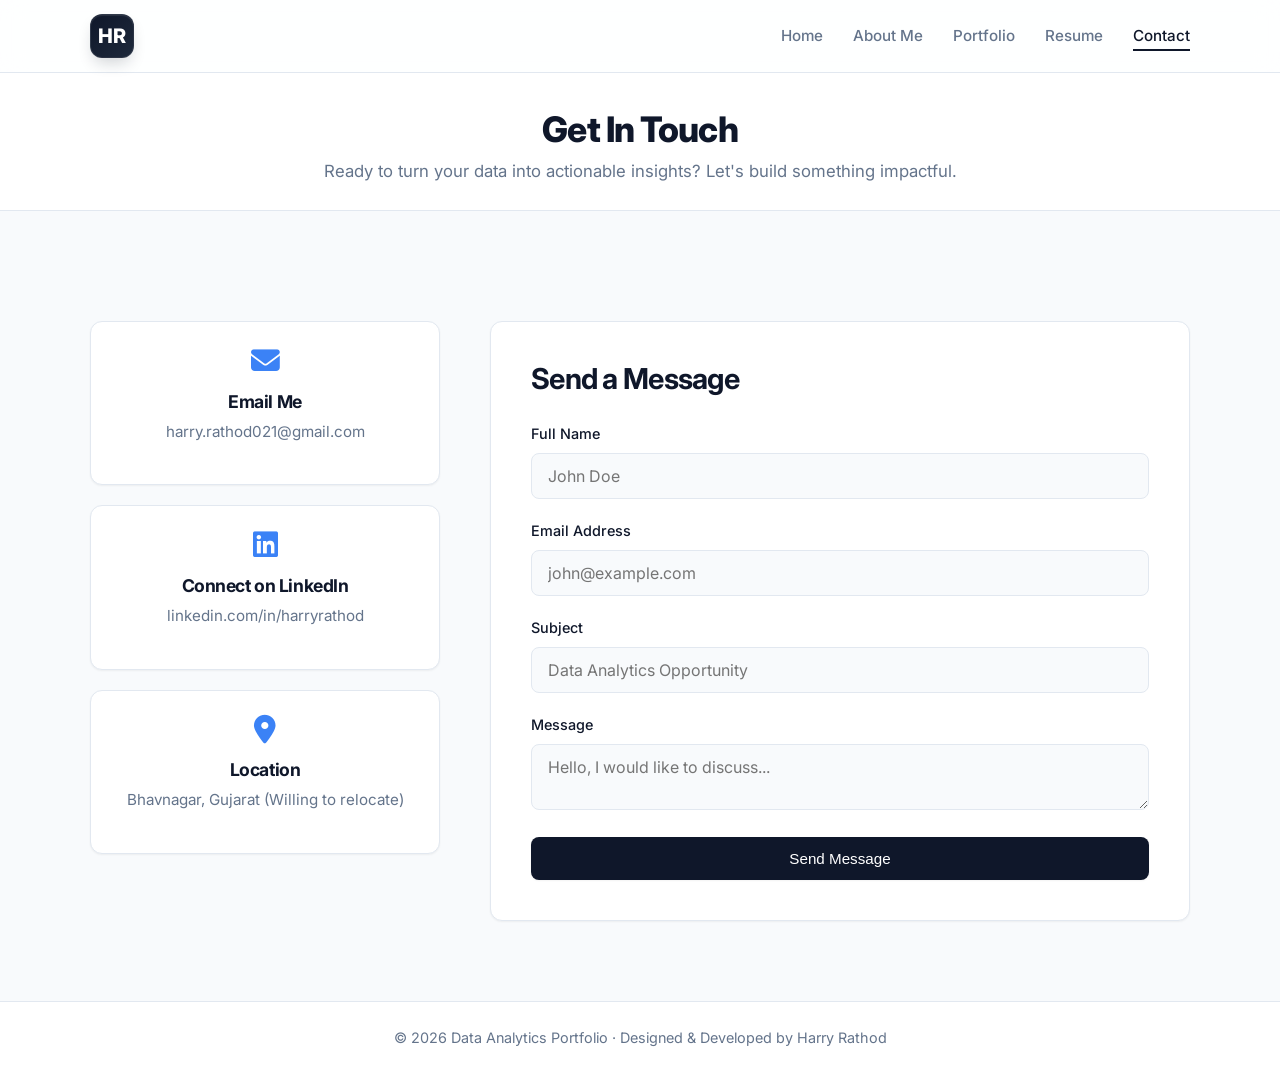
<file: contact.html>
<!DOCTYPE html>
<html lang="en">
<head>
    <meta charset="UTF-8">
    <meta name="viewport" content="width=device-width, initial-scale=1.0">
    <title>Contact | Harry Portfolio</title>
    <link rel="stylesheet" href="style.css">
    <link rel="stylesheet" href="https://cdnjs.cloudflare.com/ajax/libs/font-awesome/6.4.0/css/all.min.css">
    <link href="https://fonts.googleapis.com/css2?family=Inter:wght@300;400;500;600;700;800&display=swap" rel="stylesheet">
</head>
<body>
    <!-- Header & Nav -->
    <header>
        <div class="container header-container">
            <a href="index.html" class="logo" aria-label="Home"><div class="logo-monogram">HR</div></a>
            <nav>
                <ul class="nav-links">
                    <li><a href="index.html">Home</a></li>
                    <li><a href="about.html">About Me</a></li>
                    <li><a href="portfolio.html">Portfolio</a></li>
                    <li><a href="resume.html">Resume</a></li>
                    <li><a href="contact.html">Contact</a></li>
                </ul>
                <div class="hamburger">
                    <i class="fas fa-bars"></i>
                </div>
            </nav>
        </div>
    </header>

    <!-- Main Content -->
    <main>
        <div class="page-header">
            <div class="container">
                <h1>Get In Touch</h1>
                <p>Ready to turn your data into actionable insights? Let's build something impactful.</p>
            </div>
        </div>

        <section>
            <div class="container">
                <div class="contact-grid">
                <!-- Contact Info -->
                <div class="contact-info">
                    <div class="contact-card">
                        <i class="fas fa-envelope"></i>
                        <h4>Email Me</h4>
                        <p><a href="mailto:hello@example.com">harry.rathod021@gmail.com</a></p>
                    </div>
                    <div class="contact-card">
                        <i class="fab fa-linkedin"></i>
                        <h4>Connect on LinkedIn</h4>
                        <p><a href="https://www.linkedin.com/in/harryrathod" target="_blank" rel="noopener noreferrer">linkedin.com/in/harryrathod</a></p>
                    </div>
                    <div class="contact-card">
                        <i class="fas fa-map-marker-alt"></i>
                        <h4>Location</h4>
                        <p>Bhavnagar, Gujarat (Willing to relocate)</p>
                    </div>
                </div>

                <!-- Contact Form -->
                <div class="contact-form">
                    <h3 style="margin-bottom: 25px; color: var(--primary-color); font-size: 1.8rem;">Send a Message</h3>
                    <form action="#" method="POST">
                        <div class="form-group">
                            <label for="name">Full Name</label>
                            <input type="text" id="name" name="name" class="form-control" placeholder="John Doe" required>
                        </div>
                        <div class="form-group">
                            <label for="email">Email Address</label>
                            <input type="email" id="email" name="email" class="form-control" placeholder="john@example.com" required>
                        </div>
                        <div class="form-group">
                            <label for="subject">Subject</label>
                            <input type="text" id="subject" name="subject" class="form-control" placeholder="Data Analytics Opportunity" required>
                        </div>
                        <div class="form-group">
                            <label for="message">Message</label>
                            <textarea id="message" name="message" class="form-control" placeholder="Hello, I would like to discuss..." required></textarea>
                        </div>
                        <button type="submit" class="btn btn-primary" style="width: 100%;">Send Message</button>
                    </form>
                </div>
            </div>
        </div>
        </section>
    </main>

    <!-- Footer -->
    <footer>
        <div class="container">
              <p>&copy; 2026 Data Analytics Portfolio &middot; Designed &amp; Developed by Harry Rathod</p>
        </div>
    </footer>

    <script src="script.js"></script>
</body>
</html>
</file>
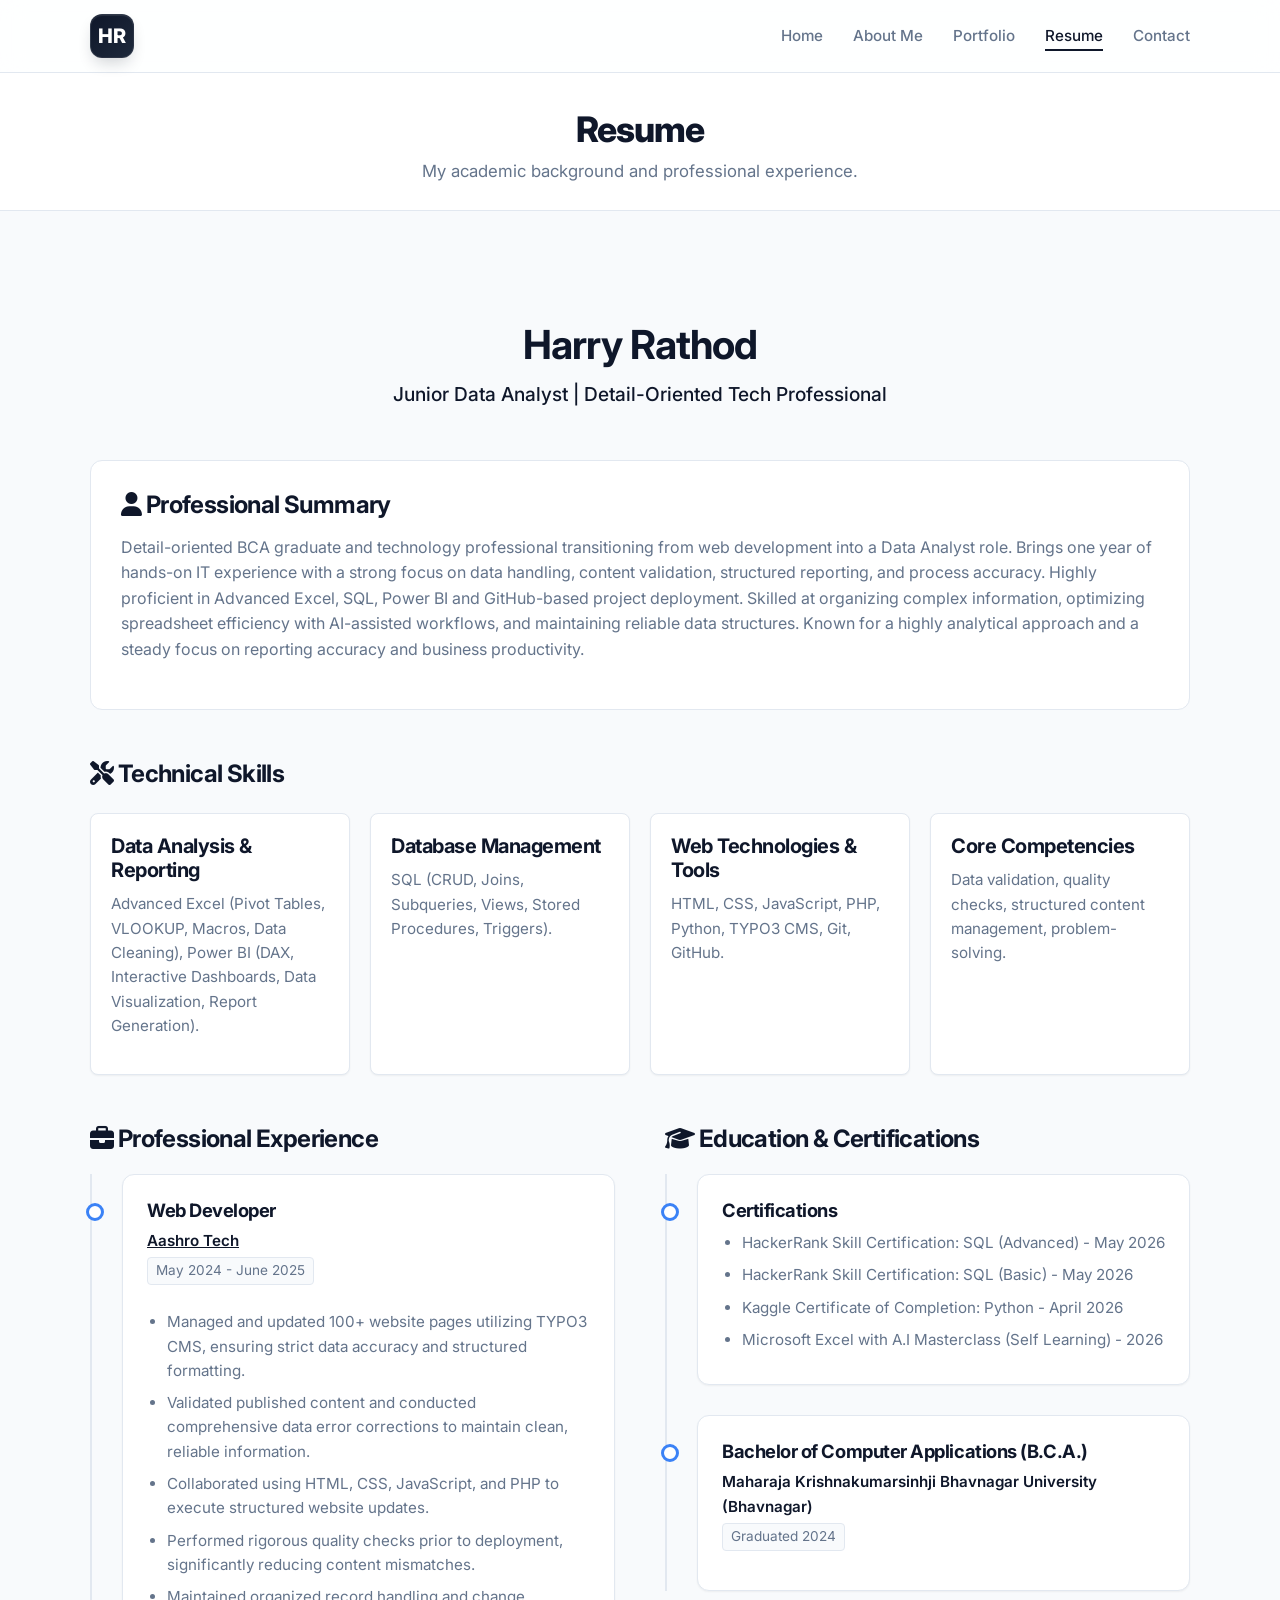
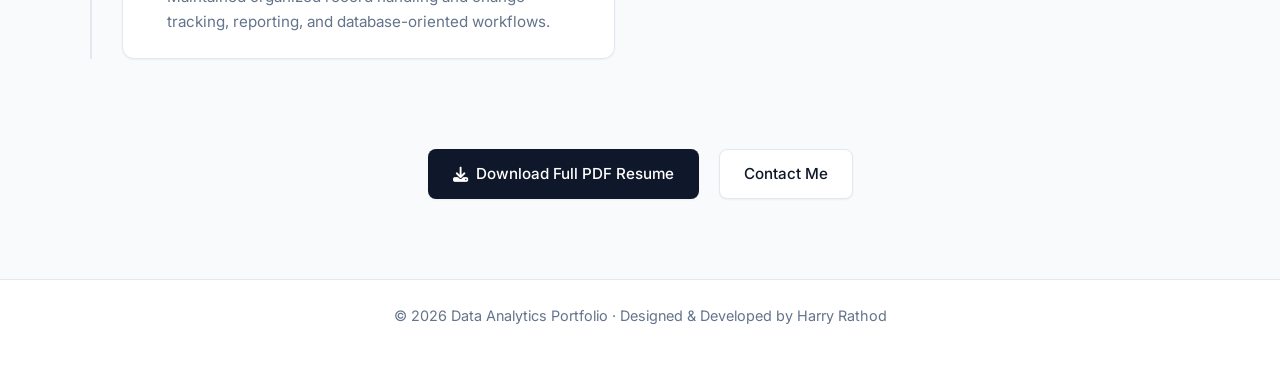
<file: resume.html>
<!DOCTYPE html>
<html lang="en">
<head>
    <meta charset="UTF-8">
    <meta name="viewport" content="width=device-width, initial-scale=1.0">
    <title>Resume | Data Analytics Portfolio</title>
    <link rel="stylesheet" href="style.css">
    <link rel="stylesheet" href="https://cdnjs.cloudflare.com/ajax/libs/font-awesome/6.4.0/css/all.min.css">
    <link href="https://fonts.googleapis.com/css2?family=Inter:wght@300;400;500;600;700;800&display=swap" rel="stylesheet">
</head>
<body>
    <!-- Header & Nav -->
    <header>
        <div class="container header-container">
            <a href="index.html" class="logo" aria-label="Home"><div class="logo-monogram">HR</div></a>
            <nav>
                <ul class="nav-links">
                    <li><a href="index.html">Home</a></li>
                    <li><a href="about.html">About Me</a></li>
                    <li><a href="portfolio.html">Portfolio</a></li>
                    <li><a href="resume.html">Resume</a></li>
                    <li><a href="contact.html">Contact</a></li>
                </ul>
                <div class="hamburger">
                    <i class="fas fa-bars"></i>
                </div>
            </nav>
        </div>
    </header>

    <!-- Main Content -->
    <main>
        <div class="page-header">
            <div class="container">
                <h1>Resume</h1>
                <p>My academic background and professional experience.</p>
            </div>
        </div>

        <section>
            <div class="container">
                <div style="text-align: center; margin-bottom: 50px;">
                    <h2 style="font-size: 2.5rem; color: var(--primary-color); margin-bottom: 10px;">Harry Rathod</h2>
                    <p style="font-size: 1.2rem; font-weight: 500; color: var(--text-main); margin-bottom: 20px;">Junior Data Analyst | Detail-Oriented Tech Professional</p>
                </div>

                <div style="margin-bottom: 50px; background: var(--bg-alt); padding: 30px; border-radius: 12px; border: 1px solid var(--border-color);">
                    <h3 style="margin-bottom: 15px;"><i class="fas fa-user"></i> Professional Summary</h3>
                    <p style="color: var(--text-muted); line-height: 1.6;">Detail-oriented BCA graduate and technology professional transitioning from web development into a Data Analyst role. Brings one year of hands-on IT experience with a strong focus on data handling, content validation, structured reporting, and process accuracy. Highly proficient in Advanced Excel, SQL, Power BI and GitHub-based project deployment. Skilled at organizing complex information, optimizing spreadsheet efficiency with AI-assisted workflows, and maintaining reliable data structures. Known for a highly analytical approach and a steady focus on reporting accuracy and business productivity.</p>
                </div>

               <div style="margin-bottom: 50px;">
                    <h3 style="margin-bottom: 25px;"><i class="fas fa-tools"></i> Technical Skills</h3>
                    <div style="display: grid; grid-template-columns: repeat(auto-fit, minmax(250px, 1fr)); gap: 20px;">
                        <div class="card" style="padding: 20px; border: 1px solid var(--border-color); border-radius: 8px; background: var(--bg-alt);">
                            <h4 style="margin-bottom: 10px; color: var(--primary-color);">Data Analysis & Reporting</h4>
                            <p style="color: var(--text-muted); font-size: 0.95rem;">Advanced Excel (Pivot Tables, VLOOKUP, Macros, Data Cleaning), Power BI (DAX, Interactive Dashboards, Data Visualization, Report Generation).</p>
                        </div>
                        <div class="card" style="padding: 20px; border: 1px solid var(--border-color); border-radius: 8px; background: var(--bg-alt);">
                            <h4 style="margin-bottom: 10px; color: var(--primary-color);">Database Management</h4>
                            <p style="color: var(--text-muted); font-size: 0.95rem;">SQL (CRUD, Joins, Subqueries, Views, Stored Procedures, Triggers).</p>
                        </div>
                        <div class="card" style="padding: 20px; border: 1px solid var(--border-color); border-radius: 8px; background: var(--bg-alt);">
                            <h4 style="margin-bottom: 10px; color: var(--primary-color);">Web Technologies & Tools</h4>
                            <p style="color: var(--text-muted); font-size: 0.95rem;">HTML, CSS, JavaScript, PHP, Python, TYPO3 CMS, Git, GitHub.</p>
                        </div>
                        <div class="card" style="padding: 20px; border: 1px solid var(--border-color); border-radius: 8px; background: var(--bg-alt);">
                            <h4 style="margin-bottom: 10px; color: var(--primary-color);">Core Competencies</h4>
                            <p style="color: var(--text-muted); font-size: 0.95rem;">Data validation, quality checks, structured content management, problem-solving.</p>
                        </div>
                    </div>
                </div>

                <div class="resume-grid">
                <!-- Experience Column -->
                <div class="resume-column">
                    <h3><i class="fas fa-briefcase"></i> Professional Experience</h3>
                    <div class="timeline">
                        <div class="timeline-item">
                            <h4>Web Developer</h4>
                            <p class="company"><a href="https://www.aashro.com/" target="_blank" style="color: inherit; text-decoration: underline;">Aashro Tech</a></p>
                            <p class="date">May 2024 - June 2025</p>
                            <ul style="padding-left: 20px; color: var(--text-muted); margin-top: 10px;">
                                <li style="margin-bottom: 8px;">Managed and updated 100+ website pages utilizing TYPO3 CMS, ensuring strict data accuracy and structured formatting.</li>
                                <li style="margin-bottom: 8px;">Validated published content and conducted comprehensive data error corrections to maintain clean, reliable information.</li>
                                <li style="margin-bottom: 8px;">Collaborated using HTML, CSS, JavaScript, and PHP to execute structured website updates.</li>
                                <li style="margin-bottom: 8px;">Performed rigorous quality checks prior to deployment, significantly reducing content mismatches.</li>
                                <li>Maintained organized record handling and change tracking, reporting, and database-oriented workflows.</li>
                            </ul>
                        </div>
                    </div>
                </div>

                <!-- Education Column -->
               <div class="resume-column">
                    <h3><i class="fas fa-graduation-cap"></i> Education & Certifications</h3>
                    <div class="timeline">
                        <div class="timeline-item">
                            <h4>Certifications</h4>
                            <ul style="padding-left: 20px; color: var(--text-muted); margin-top: 10px;">
                                <li style="margin-bottom: 8px;">HackerRank Skill Certification: SQL (Advanced) - May 2026</li>
                                <li style="margin-bottom: 8px;">HackerRank Skill Certification: SQL (Basic) - May 2026</li>
                                <li style="margin-bottom: 8px;">Kaggle Certificate of Completion: Python - April 2026</li>
                                <li style="margin-bottom: 8px;">Microsoft Excel with A.I Masterclass (Self Learning) - 2026</li>
                            </ul>
                        </div>
                        <div class="timeline-item">
                            <h4>Bachelor of Computer Applications (B.C.A.)</h4>
                            <p class="company">Maharaja Krishnakumarsinhji Bhavnagar University (Bhavnagar)</p>
                            <p class="date">Graduated 2024</p>
                        </div>
                    </div>
                </div>
            </div>
            
            <div style="text-align: center; margin-top: 60px; display: flex; justify-content: center; gap: 20px;">
                <a href="My-Resume.pdf" download="Data-analyst.pdf" target="_blank" class="btn btn-primary"><i class="fas fa-download" style="margin-right: 8px;"></i> Download Full PDF Resume</a>
                <a href="contact.html" class="btn btn-outline">Contact Me</a>
            </div>
        </div>
        </section>
    </main>

    <!-- Footer -->
    <footer>
        <div class="container">
            <p>&copy; 2026 Data Analytics Portfolio &middot; Designed &amp; Developed by Harry Rathod</p>
        </div>
    </footer>

    <script src="script.js"></script>
</body>
</html>
</file>
<file: style.css>
/* CSS Variables for Theme - Clean, Professional Light Theme */
:root {
    --primary-color: #0F172A; /* Slate 900 - Very Deep Blue */
    --secondary-color: #3B82F6; /* Blue 500 */
    --accent-color: #0EA5E9; /* Sky 500 */
    --text-main: #0F172A; /* Slate 900 */
    --text-muted: #64748B; /* Slate 500 */
    --bg-main: #F8FAFC; /* Slate 50 */
    --bg-alt: #FFFFFF; /* Pure White */
    --border-color: #E2E8F0; /* Slate 200 */
    --transition: all 0.3s cubic-bezier(0.4, 0, 0.2, 1);
    
    /* Modern, softer shadows */
    --shadow-sm: 0 1px 2px 0 rgb(0 0 0 / 0.05);
    --shadow-md: 0 4px 6px -1px rgb(0 0 0 / 0.1), 0 2px 4px -2px rgb(0 0 0 / 0.1);
    --shadow-lg: 0 10px 15px -3px rgb(0 0 0 / 0.1), 0 4px 6px -4px rgb(0 0 0 / 0.1);
    --shadow-float: 0 20px 25px -5px rgb(0 0 0 / 0.1), 0 8px 10px -6px rgb(0 0 0 / 0.1);
}

/* Base Styles */
* {
    margin: 0;
    padding: 0;
    box-sizing: border-box;
}

body {
    font-family: 'Inter', -apple-system, BlinkMacSystemFont, "Segoe UI", Roboto, Helvetica, Arial, sans-serif;
    background-color: var(--bg-main);
    color: var(--text-main);
    line-height: 1.6;
    display: flex;
    flex-direction: column;
    min-height: 100vh;
    -webkit-font-smoothing: antialiased;
    -moz-osx-font-smoothing: grayscale;
}

main {
    flex: 1;
}

.container {
    width: 90%;
    max-width: 1100px;
    margin: 0 auto;
}

a {
    text-decoration: none;
    color: var(--secondary-color);
    transition: var(--transition);
}

a:hover {
    color: var(--primary-color);
}

img {
    max-width: 100%;
    height: auto;
    display: block;
}

h1, h2, h3, h4 {
    color: var(--text-main);
    font-weight: 700;
    line-height: 1.2;
    letter-spacing: -0.025em;
}

p {
    margin-bottom: 1rem;
    color: var(--text-muted);
}

/* Typography Scale */
h1 { font-size: 2.5rem; }
h2 { font-size: 2rem; margin-bottom: 1.5rem; }
h3 { font-size: 1.5rem; margin-bottom: 1rem; }
h4 { font-size: 1.25rem; margin-bottom: 0.5rem; }

section {
    padding: 80px 0;
}

/* Page Headers (e.g., About, Portfolio, Contact) */
.page-header {
    background-color: var(--bg-alt);
    color: var(--text-main);
    padding: 35px 0 25px;
    text-align: center;
    margin-bottom: 30px;
    border-bottom: 1px solid var(--border-color);
}

.page-header h1 {
    font-size: 2.2rem;
    font-weight: 800;
    color: var(--primary-color);
    margin-bottom: 8px;
}

.page-header p {
    font-size: 1.05rem;
    color: var(--text-muted);
    max-width: 700px;
    margin: 0 auto;
}


/* Buttons */
.btn {
    display: inline-flex;
    align-items: center;
    justify-content: center;
    padding: 12px 24px;
    border-radius: 8px;
    font-weight: 500;
    font-size: 0.95rem;
    cursor: pointer;
    transition: var(--transition);
    text-align: center;
}

.btn i {
    margin-right: 8px;
}

.btn-primary {
    background-color: var(--primary-color);
    color: var(--bg-alt);
    box-shadow: var(--shadow-sm);
    border: 1px solid transparent;
}

.btn-primary:hover {
    background-color: #1E293B; /* Slightly lighter than slate 900 */
    color: var(--bg-alt);
    transform: translateY(-2px);
    box-shadow: var(--shadow-md);
}

.btn-outline {
    background-color: var(--bg-alt);
    color: var(--text-main);
    border: 1px solid var(--border-color);
    box-shadow: var(--shadow-sm);
}

.btn-outline:hover {
    background-color: var(--bg-main);
    border-color: #CBD5E1;
    transform: translateY(-2px);
    box-shadow: var(--shadow-md);
}

/* Header & Navigation */
header {
    background-color: rgba(255, 255, 255, 0.85); /* Slightly transparent */
    backdrop-filter: blur(12px); /* Blurred frosted glass effect */
    -webkit-backdrop-filter: blur(12px);
    border-bottom: 1px solid var(--border-color);
    position: sticky;
    top: 0;
    z-index: 1000;
}

.header-container {
    display: flex;
    justify-content: space-between;
    align-items: center;
    height: 72px;
}

.logo {
    display: inline-block;
    transition: var(--transition);
    text-decoration: none;
}

.logo:hover {
    transform: translateY(-2px);
}

.logo-monogram {
    display: flex;
    align-items: center;
    justify-content: center;
    width: 44px;
    height: 44px;
    background: linear-gradient(135deg, var(--primary-color) 0%, #1E293B 100%);
    color: #ffffff;
    border-radius: 12px;
    font-size: 1.25rem;
    font-weight: 800;
    letter-spacing: 0.5px;
    box-shadow: 0 8px 16px -4px rgba(15, 23, 42, 0.2), inset 0 1px 1px rgba(255, 255, 255, 0.1);
    border: 1px solid rgba(255, 255, 255, 0.1);
    position: relative;
    overflow: hidden;
}

.logo-monogram::after {
    content: '';
    position: absolute;
    top: 0;
    left: -100%;
    width: 50%;
    height: 100%;
    background: linear-gradient(90deg, transparent, rgba(255,255,255,0.2), transparent);
    transform: skewX(-20deg);
    transition: left 0.5s ease;
}

.logo:hover .logo-monogram::after {
    left: 150%;
}


.nav-links {
    display: flex;
    gap: 30px;
    list-style: none;
}

.nav-links a {
    font-size: 0.95rem;
    font-weight: 500;
    color: var(--text-muted);
    position: relative;
    padding: 4px 0;
}

.nav-links a::after {
    content: '';
    position: absolute;
    bottom: -2px;
    left: 0;
    width: 0%;
    height: 2px;
    background-color: var(--primary-color);
    transition: var(--transition);
}

.nav-links a:hover, .nav-links a.active {
    color: var(--primary-color);
}

.nav-links a:hover::after, .nav-links a.active::after {
    width: 100%;
}

.hamburger {
    display: none;
    font-size: 1.5rem;
    cursor: pointer;
    color: var(--text-main);
}

/* Hero Section */
.hero {
    min-height: calc(100vh - 72px);
    display: flex;
    align-items: center;
    background: var(--bg-alt);
    position: relative;
    overflow: hidden;
}

/* Subtle modern background accent */
.hero::before {
    content: '';
    position: absolute;
    top: -100px;
    right: -100px;
    width: 400px;
    height: 400px;
    border-radius: 50%;
    background: radial-gradient(circle, rgba(59, 130, 246, 0.08) 0%, rgba(255,255,255,0) 70%);
    z-index: 0;
}

.hero-content {
    display: flex;
    align-items: center;
    justify-content: space-between;
    gap: 60px;
    position: relative;
    z-index: 1;
}

.hero-text {
    flex: 1;
}

.hero-text h1 {
    font-size: 3.5rem;
    line-height: 1.1;
    margin-bottom: 24px;
    color: var(--primary-color);
    font-weight: 800;
    letter-spacing: -0.03em;
}

.hero-text p {
    font-size: 1.125rem;
    color: var(--text-muted);
    margin-bottom: 32px;
    max-width: 500px;
}

.hero-image {
    flex: 1;
    display: flex;
    justify-content: flex-end;
}

.hero-image img {
    border-radius: 12px;
    box-shadow: var(--shadow-lg);
    max-height: 500px;
    object-fit: cover;
    border: 1px solid var(--border-color);
}

/* About Section */
.about-grid {
    display: flex;
    align-items: center;
    gap: 60px;
}

.about-image {
    flex: 1;
}

.about-image img {
    width: 100%;
    border-radius: 12px;
    box-shadow: var(--shadow-md);
    border: 1px solid var(--border-color);
}

.about-text {
    flex: 1;
}

.about-text h3 {
    margin-top: 20px;
}

.skills-list {
    list-style: none;
    display: flex;
    flex-wrap: wrap;
    gap: 12px;
    margin-top: 15px;
    margin-bottom: 30px;
}

.skills-list li {
    display: flex;
    align-items: center;
    gap: 8px;
    font-weight: 500;
    font-size: 0.9rem;
    background: var(--bg-alt);
    padding: 8px 16px;
    border-radius: 6px;
    border: 1px solid var(--border-color);
    box-shadow: var(--shadow-sm);
    transition: var(--transition);
}

.skills-list li:hover {
    transform: translateY(-2px);
    box-shadow: var(--shadow-md);
    border-color: #CBD5E1;
}

.skills-list i {
    color: var(--secondary-color);
}

/* Portfolio/Grid */
.grid {
    display: grid;
    grid-template-columns: repeat(auto-fit, minmax(280px, 1fr));
    gap: 30px;
}

.card {
    background: var(--bg-alt);
    border-radius: 12px;
    overflow: hidden;
    transition: var(--transition);
    border: 1px solid var(--border-color);
    display: flex;
    flex-direction: column;
    box-shadow: var(--shadow-sm);
}

.card:hover {
    transform: translateY(-4px);
    box-shadow: var(--shadow-lg);
    border-color: #CBD5E1;
}

.card:hover h3 {
    color: var(--secondary-color);
}

.card img {
    width: 100%;
    height: 200px;
    object-fit: cover;
    border-bottom: 1px solid var(--border-color);
    transition: transform 0.5s ease;
}

.card:hover img {
    transform: scale(1.03);
}

.card-img-wrapper {
    overflow: hidden;
}

.card-content {
    padding: 24px;
    flex: 1;
    display: flex;
    flex-direction: column;
}

.card-content h3 {
    font-size: 1.25rem;
    margin-bottom: 12px;
}

.tags {
    margin-top: auto;
    display: flex;
    flex-wrap: wrap;
    gap: 8px;
    padding-top: 15px;
}

.tags span {
    background-color: var(--bg-main);
    color: var(--text-muted);
    font-size: 0.8rem;
    font-weight: 500;
    padding: 6px 12px;
    border-radius: 6px;
    border: 1px solid var(--border-color);
    transition: var(--transition);
}

.card:hover .tags span {
    border-color: #BFDBFE;
    background-color: #EFF6FF;
    color: #1D4ED8;
}

.tags span:hover, .card:hover .tags span:hover {
    background-color: var(--secondary-color);
    color: var(--bg-alt);
    border-color: var(--secondary-color);
    transform: translateY(-2px);
    box-shadow: var(--shadow-sm);
}

/* Resume/Timeline */
.resume-grid {
    display: grid;
    grid-template-columns: repeat(auto-fit, minmax(280px, 1fr));
    gap: 50px;
}

.timeline {
    border-left: 2px solid var(--border-color);
    padding-left: 30px;
    margin-top: 20px;
}

.timeline-item {
    position: relative;
    margin-bottom: 30px;
    background: var(--bg-alt);
    padding: 24px;
    border-radius: 12px;
    box-shadow: var(--shadow-sm);
    border: 1px solid var(--border-color);
    transition: var(--transition);
}

.timeline-item:hover {
    transform: translateY(-2px);
    box-shadow: var(--shadow-md);
    border-color: #CBD5E1;
}

.timeline-item::before {
    content: '';
    position: absolute;
    left: -37px;
    top: 28px;
    width: 12px;
    height: 12px;
    border-radius: 50%;
    background: var(--bg-alt);
    border: 3px solid var(--secondary-color);
}

.timeline-item h4 {
    color: var(--primary-color);
    font-size: 1.15rem;
}

.timeline-item .company {
    font-weight: 600;
    color: var(--text-main);
    margin-bottom: 4px;
    font-size: 0.95rem;
}

.timeline-item .date {
    font-size: 0.85rem;
    color: var(--text-muted);
    margin-bottom: 15px;
    display: inline-block;
    background: var(--bg-main);
    padding: 2px 8px;
    border-radius: 4px;
    border: 1px solid var(--border-color);
}

.timeline-item p, .timeline-item ul {
    font-size: 0.95rem;
}

/* Contact Section */
.contact-grid {
    display: grid;
    grid-template-columns: 1fr 2fr;
    gap: 50px;
}

.contact-info {
    display: flex;
    flex-direction: column;
    gap: 20px;
}

.contact-card {
    background: var(--bg-alt);
    padding: 24px;
    border-radius: 12px;
    text-align: center;
    border: 1px solid var(--border-color);
    transition: var(--transition);
    box-shadow: var(--shadow-sm);
}

.contact-card:hover {
    transform: translateY(-4px);
    box-shadow: var(--shadow-md);
    border-color: #CBD5E1;
}

.contact-card i {
    font-size: 1.8rem;
    color: var(--secondary-color);
    margin-bottom: 16px;
}

.contact-card h4 {
    font-size: 1.1rem;
    color: var(--text-main);
}

.contact-card p, .contact-card a {
    color: var(--text-muted);
    font-size: 0.95rem;
}

.contact-form {
    background: var(--bg-alt);
    padding: 40px;
    border-radius: 12px;
    border: 1px solid var(--border-color);
    box-shadow: var(--shadow-sm);
    transition: var(--transition);
}

.contact-form:hover {
    box-shadow: var(--shadow-md);
}

.form-group {
    margin-bottom: 20px;
}

.form-group label {
    display: block;
    margin-bottom: 8px;
    font-weight: 500;
    color: var(--text-main);
    font-size: 0.9rem;
}

.form-group input,
.form-group textarea {
    width: 100%;
    padding: 12px 16px;
    border: 1px solid var(--border-color);
    border-radius: 8px;
    font-family: inherit;
    font-size: 1rem;
    background-color: var(--bg-main);
    color: var(--text-main);
    transition: var(--transition);
}

.form-group input:focus,
.form-group textarea:focus {
    outline: none;
    border-color: var(--secondary-color);
    box-shadow: 0 0 0 3px rgba(59, 130, 246, 0.15);
    background-color: var(--bg-alt);
}

/* Footer */
footer {
    background-color: var(--bg-alt);
    color: var(--text-muted);
    text-align: center;
    padding: 24px 0;
    border-top: 1px solid var(--border-color);
    font-size: 0.9rem;
}

/* Responsive */
@media (max-width: 768px) {
    .nav-links {
        display: none;
        flex-direction: column;
        position: absolute;
        top: 72px;
        left: 0;
        width: 100%;
        background-color: var(--bg-alt);
        padding: 20px 0;
        box-shadow: var(--shadow-md);
        border-bottom: 1px solid var(--border-color);
    }
    
    .nav-links.active {
        display: flex;
        align-items: center;
        gap: 15px;
    }
    
    .hamburger {
        display: block;
    }
    
    .hero-content {
        flex-direction: column;
        text-align: center;
        padding-top: 40px;
    }
    
    .hero-text h1 {
        font-size: 2.5rem;
    }
    
    .hero-text p {
        margin: 0 auto 30px;
    }
    
    .about-grid {
        flex-direction: column;
        gap: 40px;
    }
    
    .contact-grid {
        grid-template-columns: 1fr;
        gap: 40px;
    }
    
    .page-header {
        text-align: center;
        padding: 40px 0 30px;
    }
}
</file>
